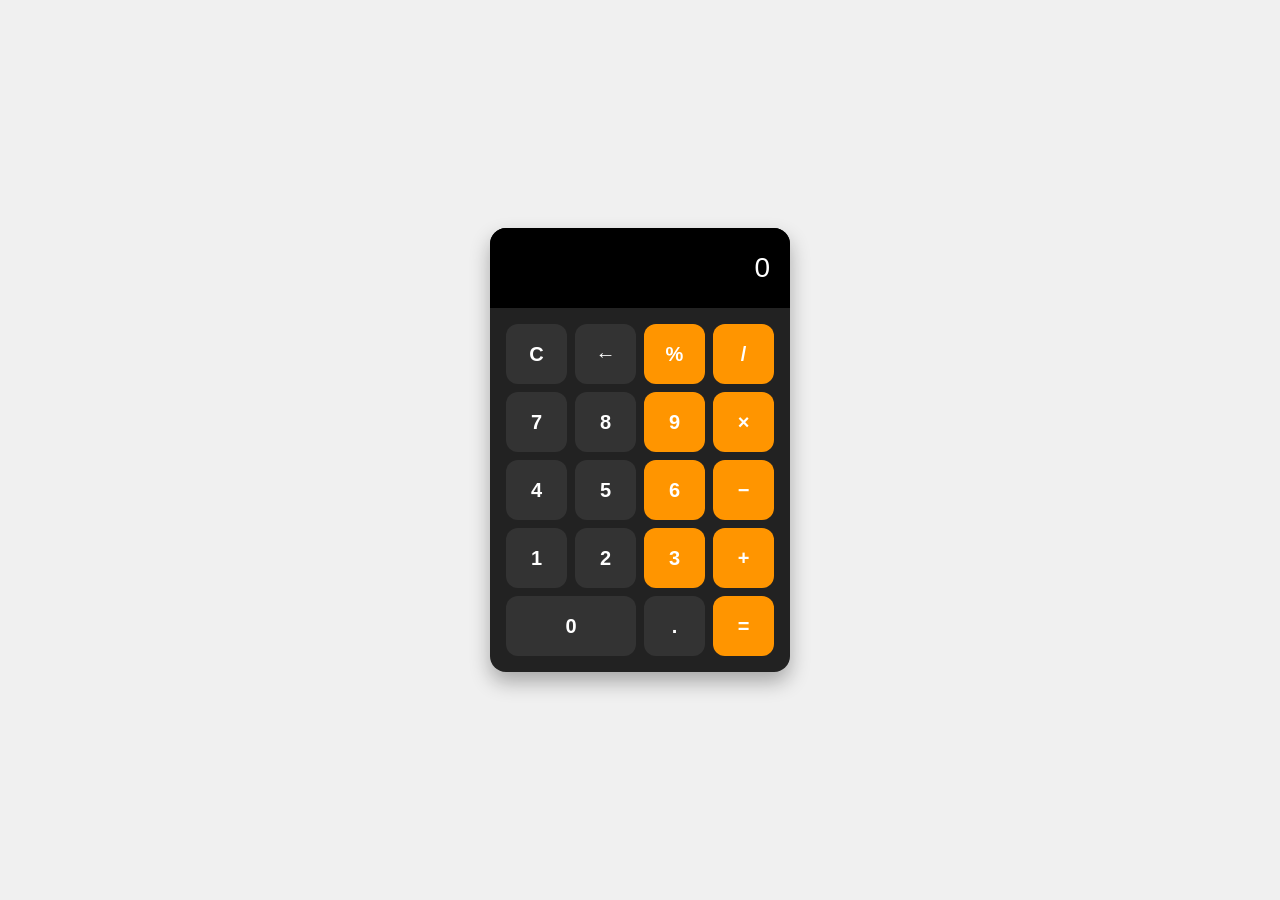
<file: Calculator/index.html>
<!DOCTYPE html>
<html lang="en">
<head>
  <meta charset="UTF-8" />
  <meta name="viewport" content="width=device-width, initial-scale=1.0" />
  <title>Simple Calculator</title>
  <link rel="stylesheet" href="style.css" />
</head>
<body>
  <div class="calculator">
    <input type="text" id="display" value="0" readonly />

    <div class="buttons">
      <button onclick="clearDisplay()">C</button>
      <button onclick="backspace()">←</button>
      <button onclick="appendOperation('%')">%</button>
      <button onclick="appendOperation('/')">/</button>

      <button onclick="appendNumber('7')">7</button>
      <button onclick="appendNumber('8')">8</button>
      <button onclick="appendNumber('9')">9</button>
      <button onclick="appendOperation('*')">×</button>

      <button onclick="appendNumber('4')">4</button>
      <button onclick="appendNumber('5')">5</button>
      <button onclick="appendNumber('6')">6</button>
      <button onclick="appendOperation('-')">−</button>

      <button onclick="appendNumber('1')">1</button>
      <button onclick="appendNumber('2')">2</button>
      <button onclick="appendNumber('3')">3</button>
      <button onclick="appendOperation('+')">+</button>

      <button onclick="appendNumber('0')" class="wide">0</button>
      <button onclick="appendNumber('.')">.</button>
      <button onclick="calculate()">=</button>
    </div>
  </div>

  <script src="script.js"></script>
</body>
</html>
</file>
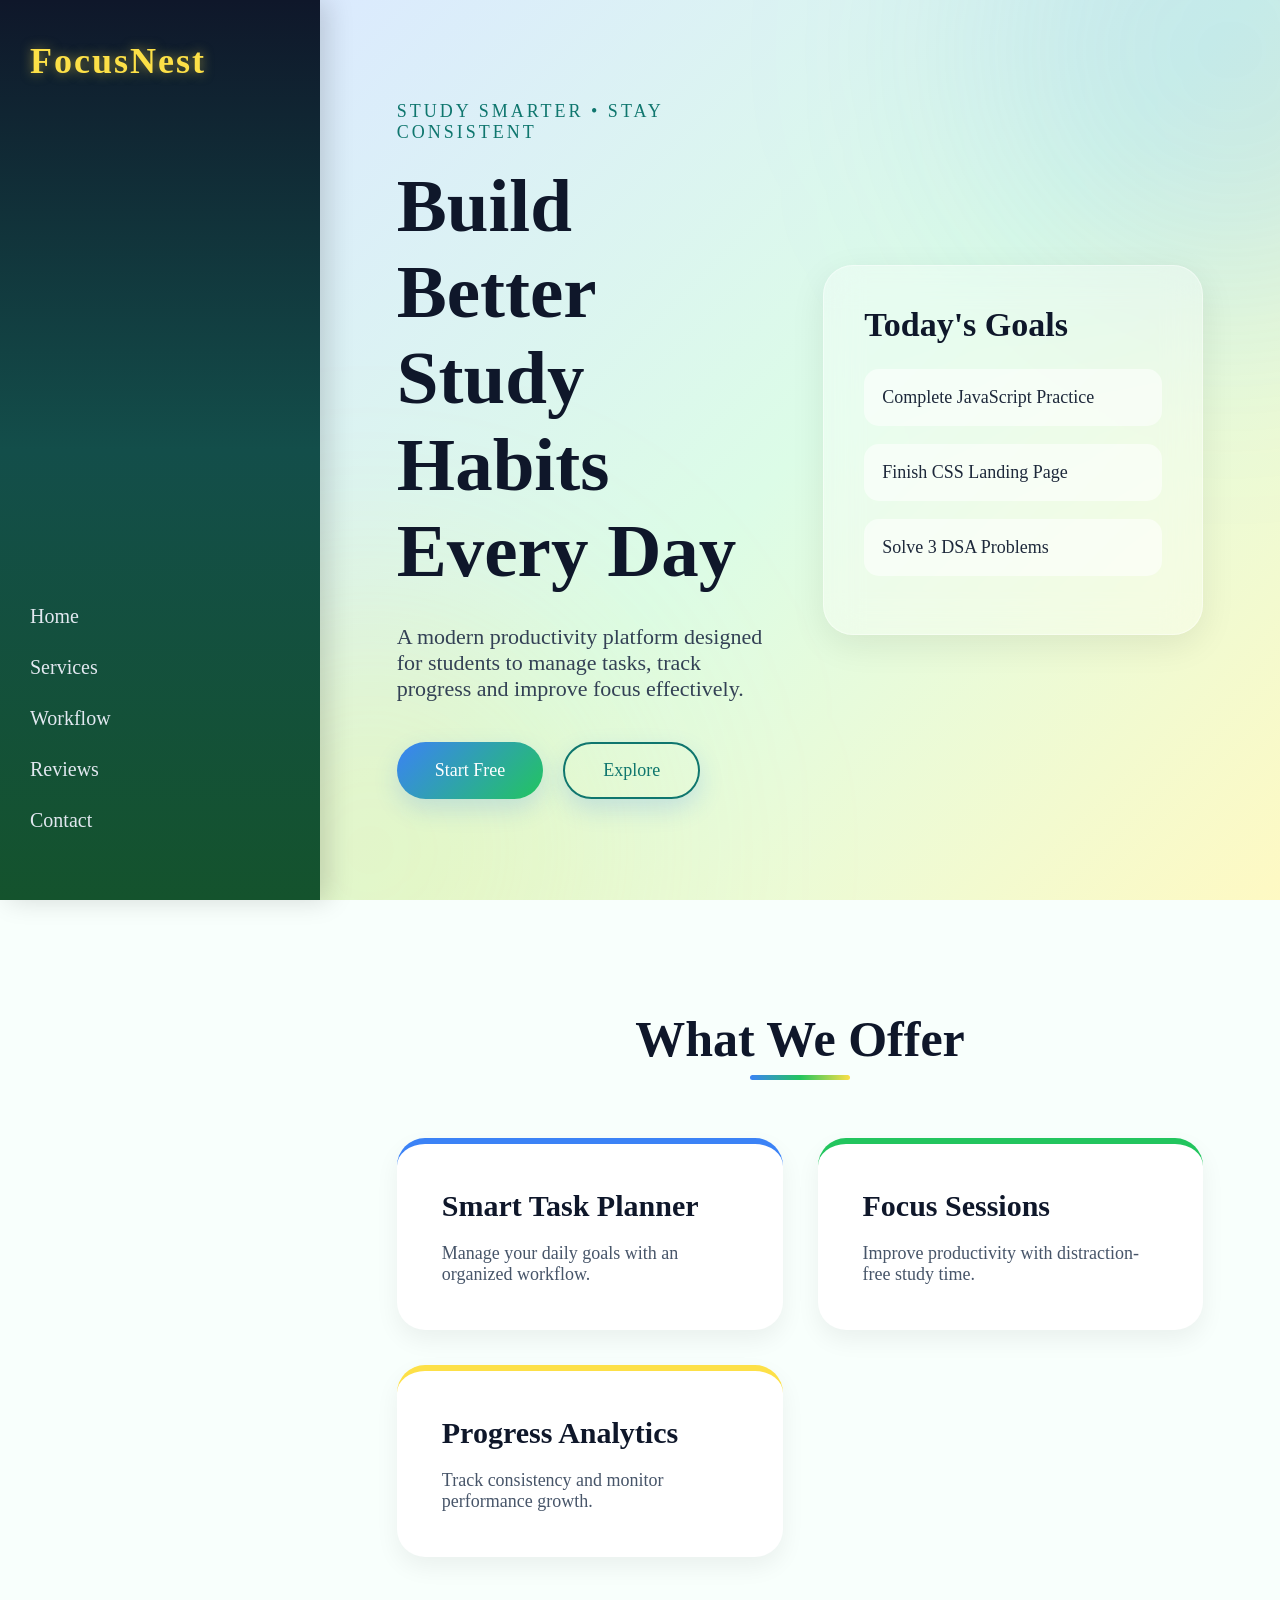
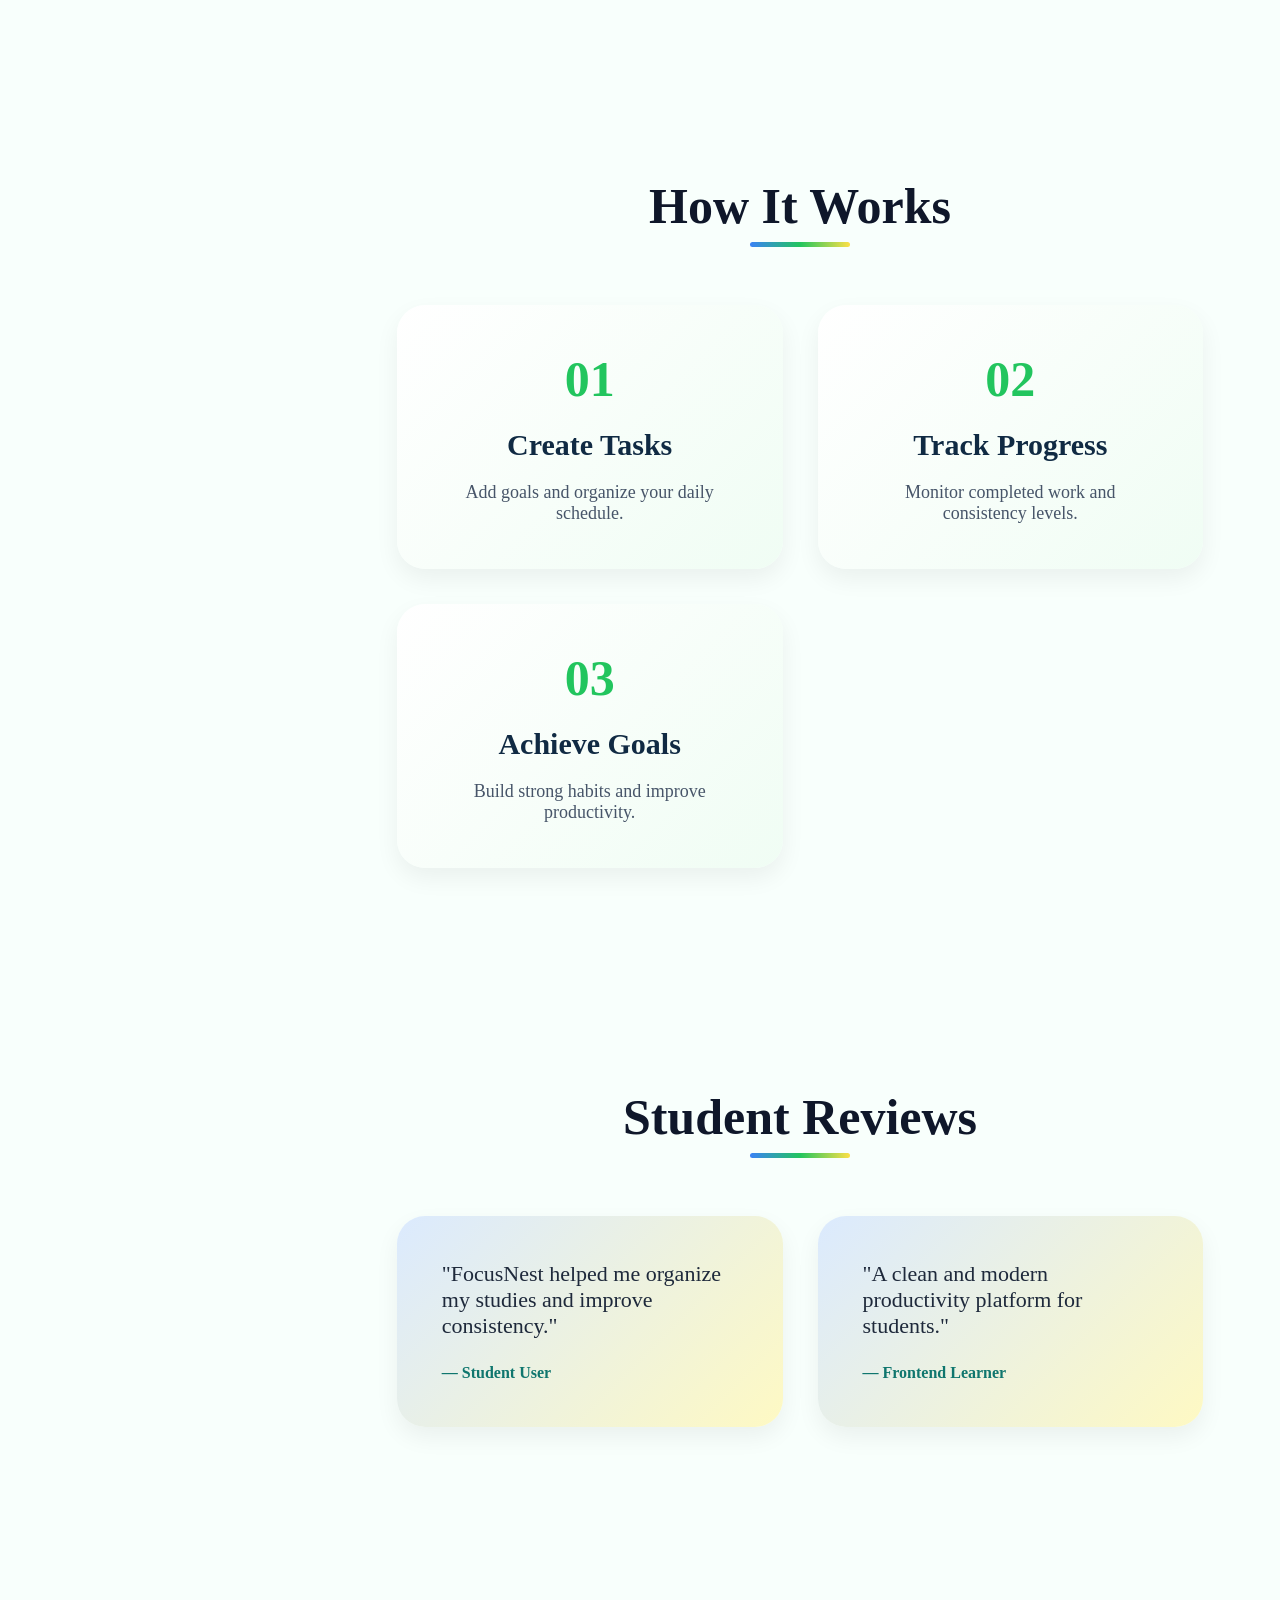
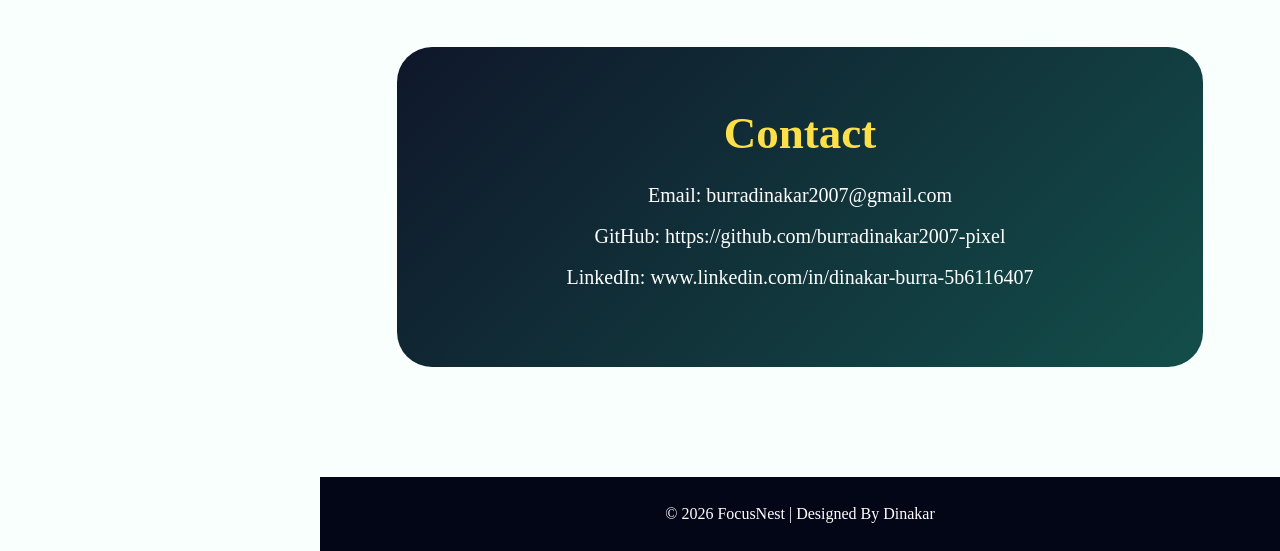
<file: LandingPage/index.html>
<!DOCTYPE html>
<html lang="en">

<head>


    <meta charset="UTF-8">

    <meta name="viewport"
    content="width=device-width, initial-scale=1.0">

   
    <title>FocusNest Landing Page</title>

   
    <link rel="stylesheet" href="style.css">

</head>

<body>

  

    <aside class="sidebar">

        <!-- Logo -->

        <h1 class="logo">
            FocusNest
        </h1>

    
        <nav>

            <ul>

                <li>
                    <a href="#home">
                        Home
                    </a>
                </li>

                <li>
                    <a href="#services">
                        Services
                    </a>
                </li>

                <li>
                    <a href="#workflow">
                        Workflow
                    </a>
                </li>

                <li>
                    <a href="#reviews">
                        Reviews
                    </a>
                </li>

                <li>
                    <a href="#contact">
                        Contact
                    </a>
                </li>

            </ul>

        </nav>

    </aside>

    

    <main>

    

        <section class="hero" id="home">

            <!-- Left Content -->

            <div class="hero-left">

                <p class="tagline">
                    STUDY SMARTER • STAY CONSISTENT
                </p>

                <h2>
                    Build Better
                    Study Habits
                    Every Day
                </h2>

                <p class="hero-description">

                    A modern productivity platform
                    designed for students to manage
                    tasks, track progress and improve
                    focus effectively.

                </p>

                <!-- Buttons -->

                <div class="hero-buttons">

                    <button>
                        Start Free
                    </button>

                    <button class="outline-btn">
                        Explore
                    </button>

                </div>

            </div>

           
            <div class="hero-right">

                <div class="glass-card">

                    <h3>
                        Today's Goals
                    </h3>

                    <ul>

                        <li>
                            Complete JavaScript Practice
                        </li>

                        <li>
                            Finish CSS Landing Page
                        </li>

                        <li>
                            Solve 3 DSA Problems
                        </li>

                    </ul>

                </div>

            </div>

        </section>

        
        <section id="services">

            <div class="section-heading">

                <h2>
                    What We Offer
                </h2>

            </div>

           

            <div class="service-container">

                <div class="service-card">

                    <h3>
                        Smart Task Planner
                    </h3>

                    <p>
                        Manage your daily goals
                        with an organized workflow.
                    </p>

                </div>

                <div class="service-card">

                    <h3>
                        Focus Sessions
                    </h3>

                    <p>
                        Improve productivity with
                        distraction-free study time.
                    </p>

                </div>

                <div class="service-card">

                    <h3>
                        Progress Analytics
                    </h3>

                    <p>
                        Track consistency and
                        monitor performance growth.
                    </p>

                </div>

            </div>

        </section>


        <section id="workflow">

            <div class="section-heading">

                <h2>
                    How It Works
                </h2>

            </div>

         

            <div class="timeline">

                <div class="timeline-box">

                    <span>
                        01
                    </span>

                    <h3>
                        Create Tasks
                    </h3>

                    <p>
                        Add goals and organize
                        your daily schedule.
                    </p>

                </div>

                <div class="timeline-box">

                    <span>
                        02
                    </span>

                    <h3>
                        Track Progress
                    </h3>

                    <p>
                        Monitor completed work
                        and consistency levels.
                    </p>

                </div>

                <div class="timeline-box">

                    <span>
                        03
                    </span>

                    <h3>
                        Achieve Goals
                    </h3>

                    <p>
                        Build strong habits and
                        improve productivity.
                    </p>

                </div>

            </div>

        </section>


        <section id="reviews">

            <div class="section-heading">

                <h2>
                    Student Reviews
                </h2>

            </div>

            <div class="review-container">

                <div class="review-card">

                    <p>

                        "FocusNest helped me
                        organize my studies and
                        improve consistency."

                    </p>

                    <h4>
                        — Student User
                    </h4>

                </div>

                <div class="review-card">

                    <p>

                        "A clean and modern
                        productivity platform
                        for students."

                    </p>

                    <h4>
                        — Frontend Learner
                    </h4>

                </div>

            </div>

        </section>

       
        <section id="contact">

            <div class="contact-box">

                <h2>
                    Contact
                </h2>

                <p>
                    Email:
                    burradinakar2007@gmail.com
                </p>

                <p>
                    GitHub:
                    https://github.com/burradinakar2007-pixel
                    
                </p>

                <p>
                    LinkedIn:
                    www.linkedin.com/in/dinakar-burra-5b6116407
                </p>

            </div>

        </section>


        <footer>

            <p>
                © 2026 FocusNest |
                Designed By Dinakar
            </p>

        </footer>

    </main>

</body>

</html>
</file>
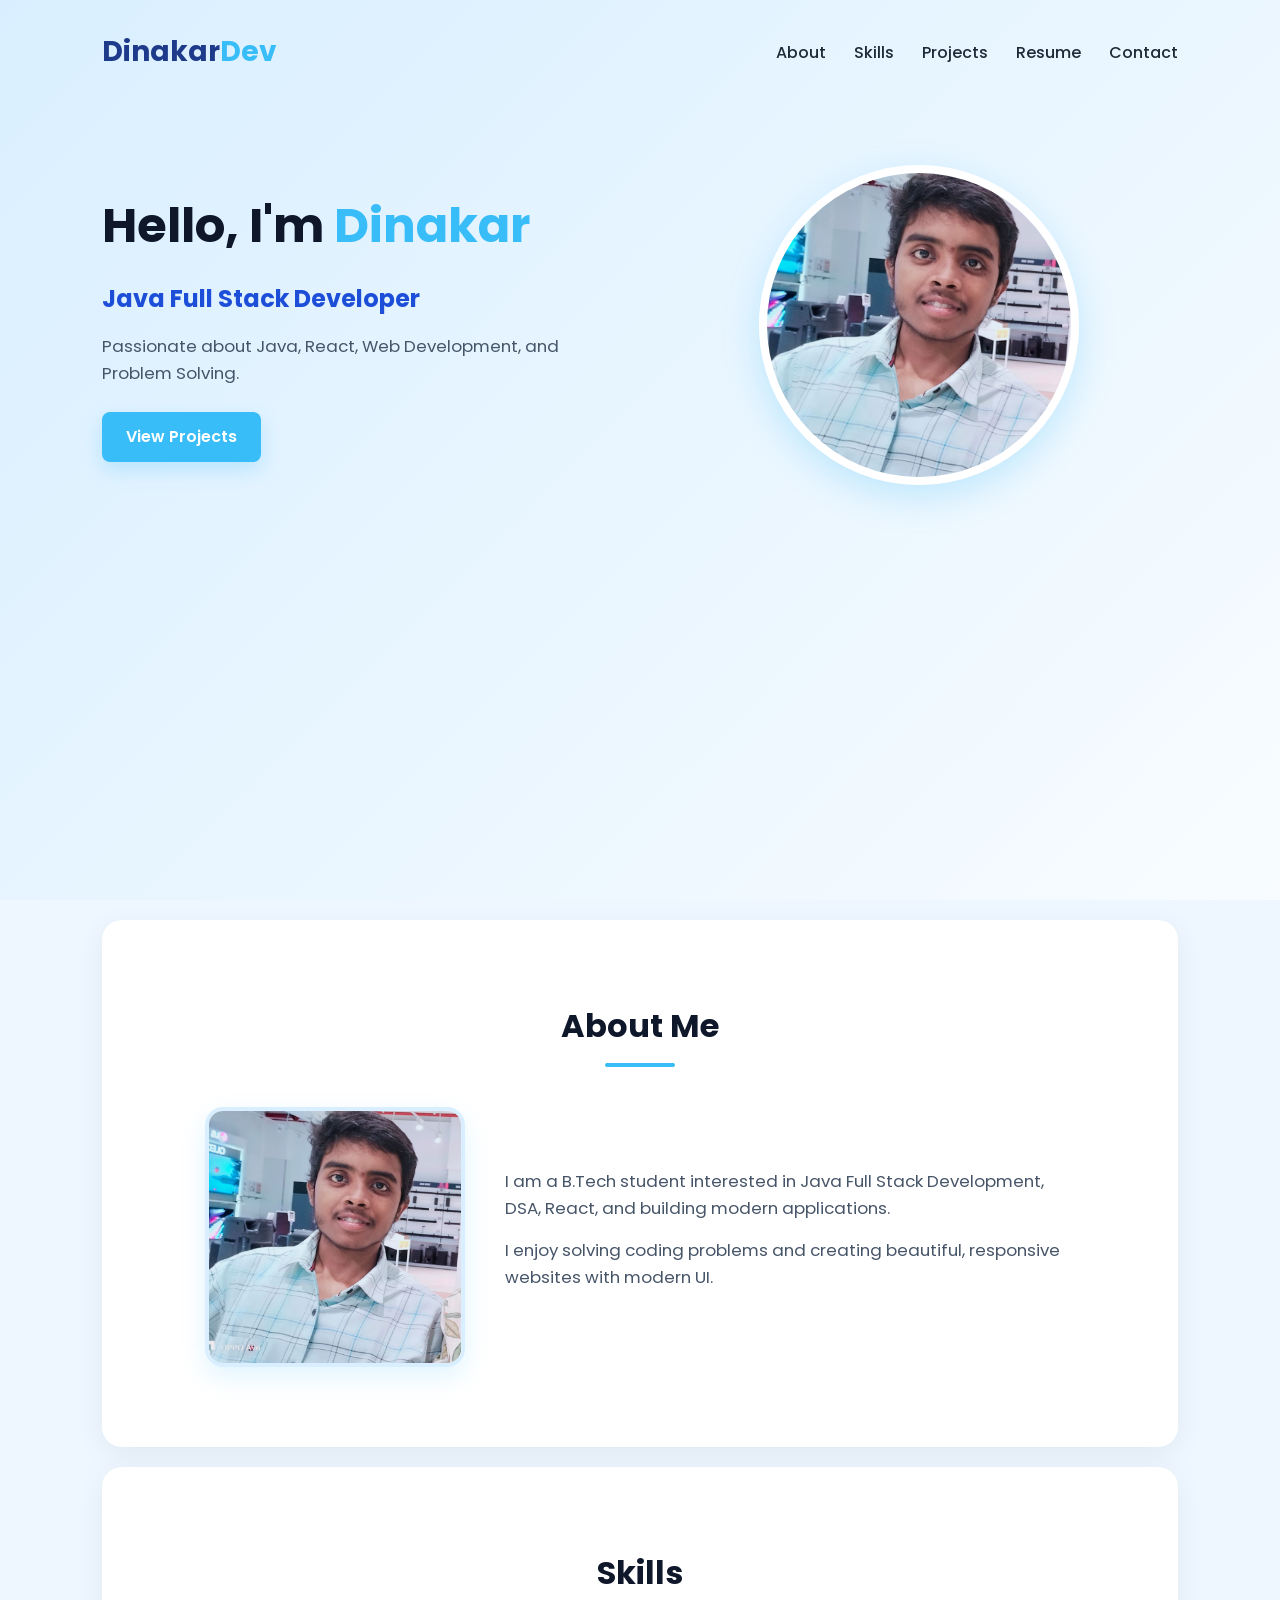
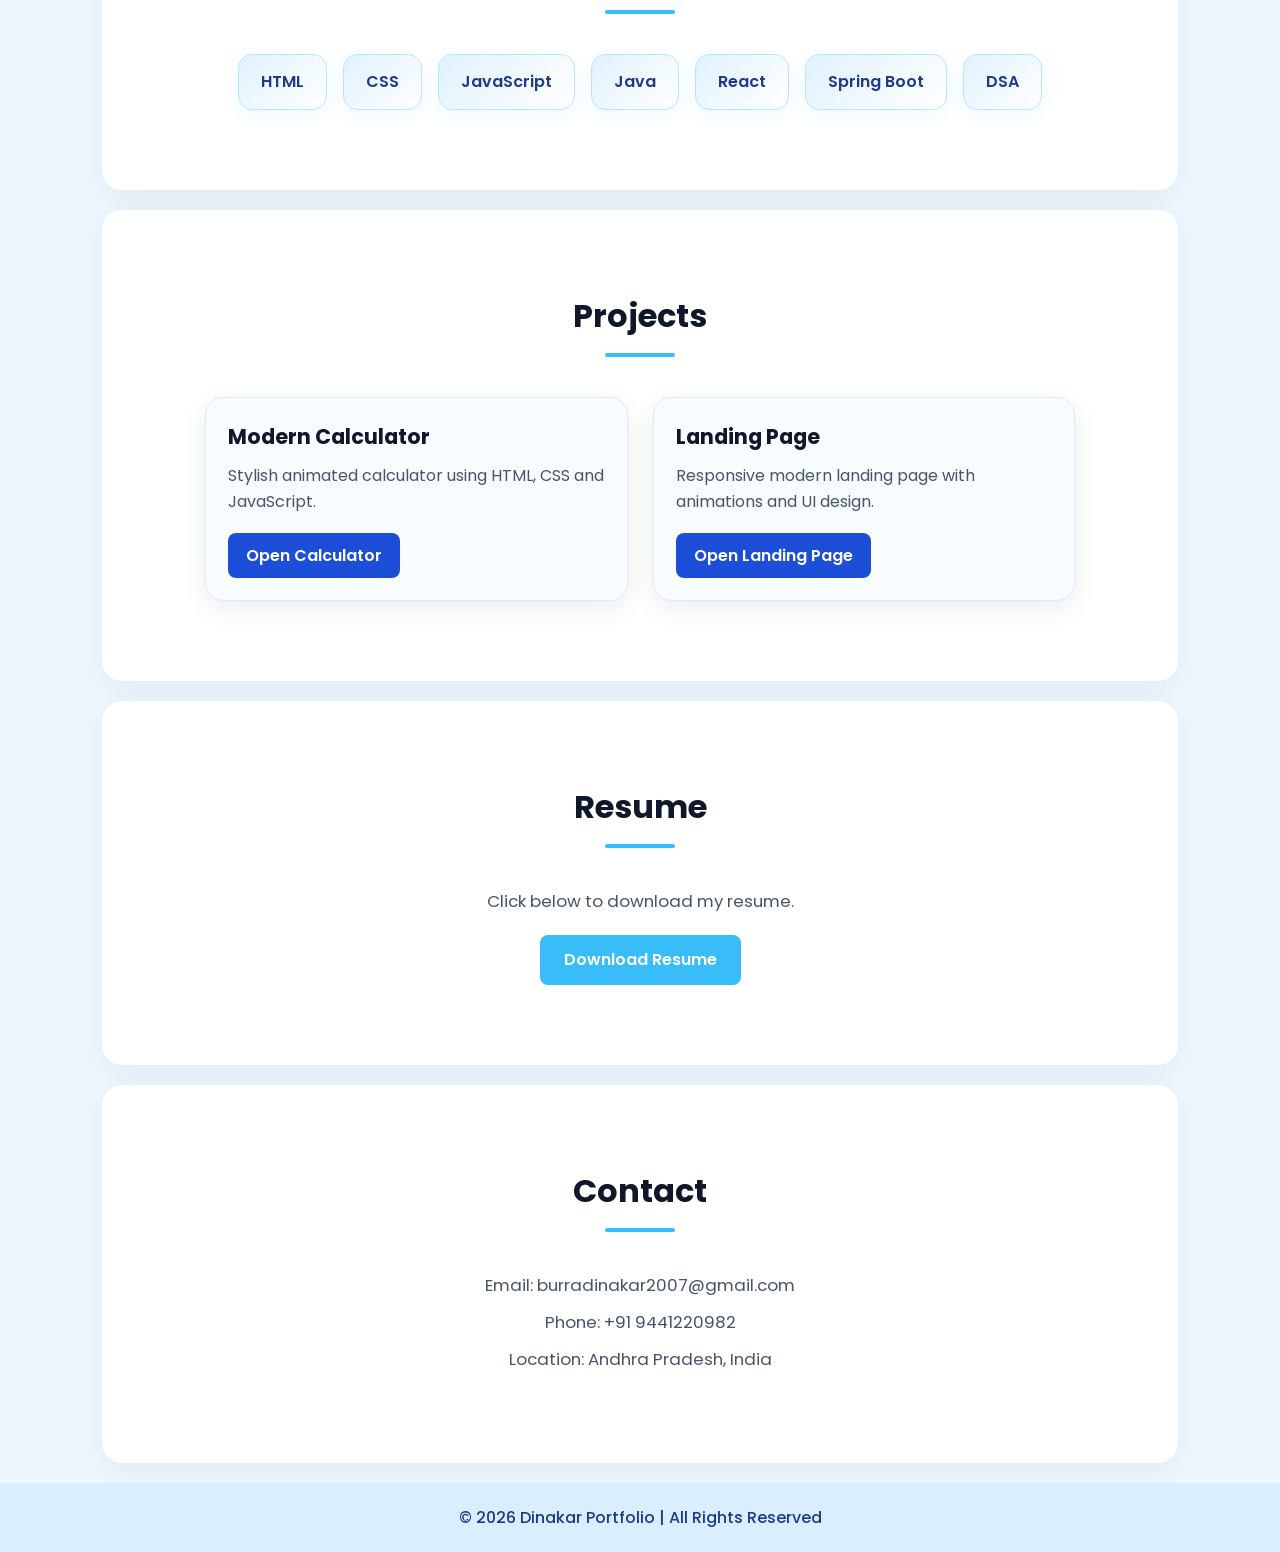
<file: Portfolio/index.html>
<!DOCTYPE html>
<html lang="en">
<head>
    <meta charset="UTF-8">
    <meta name="viewport" content="width=device-width, initial-scale=1.0">
    <title>Dinakar Portfolio</title>

    <link rel="stylesheet" href="style.css">

    <link href="https://fonts.googleapis.com/css2?family=Poppins:wght@300;400;500;600;700&display=swap" rel="stylesheet">
</head>
<body>

    <!-- HEADER -->
    <header>

        <nav>
            <h2 class="logo">Dinakar<span>Dev</span></h2>

            <ul>
                <li><a href="#about">About</a></li>
                <li><a href="#skills">Skills</a></li>
                <li><a href="#projects">Projects</a></li>
                <li><a href="#resume">Resume</a></li>
                <li><a href="#contact">Contact</a></li>
            </ul>
        </nav>


        <div class="hero">

            <div class="hero-text">
                <h1>Hello, I'm <span>Dinakar</span></h1>

                <h3>Java Full Stack Developer</h3>

                <p>
                    Passionate about Java, React, Web Development,
                    and Problem Solving.
                </p>

                <a href="#projects" class="btn">
                    View Projects
                </a>
            </div>


            <div class="hero-image">
                <!-- ADD YOUR IMAGE -->
                <img src="image.jpg.jpeg" alt="Profile Image">
            </div>

        </div>

    </header>



    <!-- ABOUT -->
    <section id="about">

        <h2 class="section-title">About Me</h2>

        <div class="about-container">

            <img src="image.jpg.jpeg" alt="About Image">

            <div class="about-text">

                <p>
                    I am a B.Tech student interested in Java Full Stack Development,
                    DSA, React, and building modern applications.
                </p>

                <p>
                    I enjoy solving coding problems and creating beautiful,
                    responsive websites with modern UI.
                </p>

            </div>

        </div>

    </section>



    <!-- SKILLS -->
    <section id="skills">

        <h2 class="section-title">Skills</h2>

        <div class="skills-container">

            <div class="skill-card">HTML</div>
            <div class="skill-card">CSS</div>
            <div class="skill-card">JavaScript</div>
            <div class="skill-card">Java</div>
            <div class="skill-card">React</div>
            <div class="skill-card">Spring Boot</div>
            <div class="skill-card">DSA</div>

        </div>

    </section>



    <!-- PROJECTS -->
    <section id="projects">

        <h2 class="section-title">Projects</h2>

        <div class="projects-container">


            <!-- CALCULATOR -->
            <div class="project-card">

                

                <div class="project-content">

                    <h3>Modern Calculator</h3>

                    <p>
                        Stylish animated calculator using HTML, CSS and JavaScript.
                    </p>

                    <!-- YOUR CALCULATOR LINK -->
                    <a href="file:///C:/Users/BURRA%20DINAKAR/OneDrive/Desktop/CALCULATOR/index.html"
                       target="_blank"
                       class="project-btn">

                        Open Calculator

                    </a>

                </div>

            </div>



            <!-- LANDING PAGE -->
            <div class="project-card">


                <div class="project-content">

                    <h3>Landing Page</h3>

                    <p>
                        Responsive modern landing page with animations and UI design.
                    </p>

                    <!-- YOUR LANDING PAGE LINK -->
                    <a href="file:///C:/Users/BURRA%20DINAKAR/OneDrive/Desktop/CODESOFT/Landing%20Page/index.html"
                       target="_blank"
                       class="project-btn">

                        Open Landing Page

                    </a>

                </div>

            </div>

        </div>

    </section>



    <!-- RESUME -->
    <section id="resume">

        <h2 class="section-title">Resume</h2>

        <p class="resume-text">
            Click below to download my resume.
        </p>

        <a href="resume.pdf" download class="resume-btn">
            Download Resume
        </a>

    </section>



    <!-- CONTACT -->
    <section id="contact">

        <h2 class="section-title">Contact</h2>

        <div class="contact-container">

            <p>Email: burradinakar2007@gmail.com</p>

            <p>Phone: +91 9441220982</p>

            <p>Location: Andhra Pradesh, India</p>

        </div>

    </section>



    <!-- FOOTER -->
    <footer>

        <p>
            © 2026 Dinakar Portfolio | All Rights Reserved
        </p>

    </footer>

</body>
</html>
</file>
<file: Calculator/style.css>
* {
  margin: 0;
  padding: 0;
  box-sizing: border-box;
}

body {
  display: flex;
  justify-content: center;
  align-items: center;
  min-height: 100vh;
  background: #f0f0f0;
  font-family: Arial, sans-serif;
}

.calculator {
  width: 300px;
  background: #222;
  border-radius: 16px;
  overflow: hidden;
  box-shadow: 0 10px 20px rgba(0, 0, 0, 0.3);
}

#display {
  width: 100%;
  height: 80px;
  padding: 0 20px;
  text-align: right;
  font-size: 28px;
  border: none;
  outline: none;
  background: #000;
  color: #fff;
  box-sizing: border-box;
}

.buttons {
  display: grid;
  grid-template-columns: repeat(4, 1fr);
  gap: 8px;
  padding: 16px;
}

button {
  height: 60px;
  border: none;
  border-radius: 12px;
  font-size: 20px;
  font-weight: bold;
  cursor: pointer;
  background: #333;
  color: #fff;
  transition: background 0.2s;
}

button:hover {
  background: #555;
}

button:active {
  background: #444;
}

.wide {
  grid-column: span 2;
}

/* Operator color */
button:nth-child(4n + 3),
button:nth-child(4n + 4) {
  background: #ff9500;
}

button:nth-child(4n + 3):hover,
button:nth-child(4n + 4):hover {
  background: #ffb040;
}

button:nth-child(4n + 3):active,
button:nth-child(4n + 4):active {
  background: #d07500;
}
</file>
<file: LandingPage/style.css>
*{
    margin: 0;
    padding: 0;
    box-sizing: border-box;

    font-family: "Bookman Old Style", serif;

    scroll-behavior: smooth;
}

body{
    background: #f8fffc;

    color: #102a43;

    overflow-x: hidden;
}



.sidebar{
    position: fixed;

    top: 0;

    left: 0;

    width: 320px;

    height: 100vh;

    background:
    linear-gradient(
    180deg,
    #0f172a,
    #134e4a,
    #14532d
    );

    padding: 40px 30px;

    display: flex;

    flex-direction: column;

    justify-content: space-between;

    z-index: 1000;

    box-shadow: 8px 0 25px rgba(0,0,0,0.15);
}

.logo{
    font-size: 36px;

    color: #fde047;

    letter-spacing: 2px;

    text-shadow: 0 0 12px rgba(253,224,71,0.5);
}


.sidebar nav ul{
    list-style: none;
}

.sidebar nav ul li{
    margin: 28px 0;
}

.sidebar nav ul li a{
    text-decoration: none;

    color: #e2e8f0;

    font-size: 20px;

    transition: 0.3s;

    position: relative;
}



.sidebar nav ul li a::after{
    content: "";

    position: absolute;

    left: 0;

    bottom: -6px;

    width: 0%;

    height: 3px;

    border-radius: 20px;

    background: #fde047;

    transition: 0.3s;
}

.sidebar nav ul li a:hover::after{
    width: 100%;
}

.sidebar nav ul li a:hover{
    color: #fde047;
}



main{
    margin-left: 320px;
}


.hero{
    min-height: 100vh;

    padding: 100px 8%;

    display: flex;

    justify-content: space-between;

    align-items: center;

    gap: 60px;

    flex-wrap: wrap;

    background:
    linear-gradient(
    135deg,
    #dbeafe,
    #dcfce7,
    #fef9c3
    );

    position: relative;

    overflow: hidden;
}


.hero::before{
    content: "";

    position: absolute;

    width: 500px;

    height: 500px;

    background: rgba(59,130,246,0.15);

    border-radius: 50%;

    top: -200px;

    right: -200px;

    filter: blur(120px);
}

.hero::after{
    content: "";

    position: absolute;

    width: 500px;

    height: 500px;

    background: rgba(253,224,71,0.2);

    border-radius: 50%;

    bottom: -200px;

    left: -200px;

    filter: blur(120px);
}



.hero-left{
    flex: 1;

    position: relative;

    z-index: 10;
}

.tagline{
    color: #0f766e;

    font-size: 18px;

    margin-bottom: 20px;

    letter-spacing: 3px;
}

.hero-left h2{
    font-size: 75px;

    line-height: 1.15;

    margin-bottom: 30px;

    color: #0f172a;
}

.hero-description{
    font-size: 22px;

    color: #334155;

    max-width: 650px;

    margin-bottom: 40px;
}



.hero-buttons{
    display: flex;

    gap: 20px;

    flex-wrap: wrap;
}

.hero-buttons button{
    padding: 16px 38px;

    border: none;

    border-radius: 50px;

    background:
    linear-gradient(
    135deg,
    #3b82f6,
    #22c55e
    );

    color: white;

    font-size: 18px;

    cursor: pointer;

    transition: 0.4s;

    box-shadow: 0 10px 25px rgba(59,130,246,0.2);
}

.hero-buttons button:hover{
    transform: translateY(-6px);

    box-shadow: 0 15px 35px rgba(34,197,94,0.3);
}

/* Outline Button */

.outline-btn{
    background: transparent !important;

    border: 2px solid #0f766e !important;

    color: #0f766e !important;
}

.outline-btn:hover{
    background: #0f766e !important;

    color: white !important;
}

/* ================= HERO RIGHT ================= */

.hero-right{
    flex: 1;

    display: flex;

    justify-content: center;

    position: relative;

    z-index: 10;
}

/* ================= GLASS CARD ================= */

.glass-card{
    width: 380px;

    background: rgba(255,255,255,0.35);

    backdrop-filter: blur(18px);

    padding: 40px;

    border-radius: 30px;

    border: 1px solid rgba(255,255,255,0.4);

    box-shadow: 0 10px 35px rgba(0,0,0,0.08);
}

.glass-card h3{
    font-size: 34px;

    color: #0f172a;

    margin-bottom: 25px;
}

.glass-card ul{
    list-style: none;
}

.glass-card ul li{
    background: rgba(255,255,255,0.55);

    padding: 18px;

    margin: 18px 0;

    border-radius: 15px;

    color: #1e293b;

    font-size: 18px;
}

/* ================= COMMON SECTION ================= */

section{
    padding: 110px 8%;
}

/* ================= SECTION HEADINGS ================= */

.section-heading{
    text-align: center;

    margin-bottom: 70px;
}

.section-heading h2{
    font-size: 50px;

    color: #0f172a;

    position: relative;

    display: inline-block;
}

.section-heading h2::after{
    content: "";

    position: absolute;

    left: 50%;

    transform: translateX(-50%);

    bottom: -12px;

    width: 100px;

    height: 5px;

    border-radius: 20px;

    background:
    linear-gradient(
    90deg,
    #3b82f6,
    #22c55e,
    #fde047
    );
}

/* ================= SERVICE CARDS ================= */

.service-container{
    display: grid;

    grid-template-columns: repeat(auto-fit,minmax(280px,1fr));

    gap: 35px;
}

.service-card{
    background: white;

    padding: 45px;

    border-radius: 28px;

    transition: 0.4s;

    box-shadow: 0 10px 25px rgba(0,0,0,0.06);

    border-top: 6px solid #3b82f6;
}

.service-card:nth-child(2){
    border-top: 6px solid #22c55e;
}

.service-card:nth-child(3){
    border-top: 6px solid #fde047;
}

.service-card:hover{
    transform: translateY(-10px);
}

.service-card h3{
    font-size: 30px;

    margin-bottom: 20px;

    color: #0f172a;
}

.service-card p{
    color: #475569;

    font-size: 18px;
}

/* ================= TIMELINE ================= */

.timeline{
    display: grid;

    grid-template-columns: repeat(auto-fit,minmax(280px,1fr));

    gap: 35px;
}

.timeline-box{
    background:
    linear-gradient(
    135deg,
    #ffffff,
    #f0fdf4
    );

    padding: 45px;

    border-radius: 28px;

    text-align: center;

    box-shadow: 0 10px 25px rgba(0,0,0,0.06);
}

.timeline-box span{
    font-size: 50px;

    font-weight: bold;

    color: #22c55e;
}

.timeline-box h3{
    margin: 20px 0;

    font-size: 30px;
}

.timeline-box p{
    color: #475569;

    font-size: 18px;
}

/* ================= REVIEW SECTION ================= */

.review-container{
    display: grid;

    grid-template-columns: repeat(auto-fit,minmax(320px,1fr));

    gap: 35px;
}

.review-card{
    background:
    linear-gradient(
    135deg,
    #dbeafe,
    #fef9c3
    );

    padding: 45px;

    border-radius: 28px;

    box-shadow: 0 10px 25px rgba(0,0,0,0.06);
}

.review-card p{
    font-size: 22px;

    color: #1e293b;

    margin-bottom: 25px;
}

.review-card h4{
    color: #0f766e;
}

/* ================= CONTACT ================= */

.contact-box{
    background:
    linear-gradient(
    135deg,
    #0f172a,
    #134e4a
    );

    padding: 60px;

    border-radius: 35px;

    text-align: center;

    color: white;
}

.contact-box h2{
    font-size: 45px;

    margin-bottom: 25px;

    color: #fde047;
}

.contact-box p{
    margin: 18px 0;

    font-size: 20px;
}

/* ================= FOOTER ================= */

footer{
    background: #020617;

    color: white;

    text-align: center;

    padding: 28px;

    font-size: 16px;
}

/* ================= RESPONSIVE DESIGN ================= */

@media(max-width: 1100px){

    .sidebar{
        position: relative;

        width: 100%;

        height: auto;

        flex-direction: row;

        align-items: center;
    }

    .sidebar nav ul{
        display: flex;

        gap: 25px;
    }

    main{
        margin-left: 0;
    }
}

@media(max-width: 768px){

    .hero{
        flex-direction: column;

        text-align: center;
    }

    .hero-left h2{
        font-size: 45px;
    }

    .hero-buttons{
        justify-content: center;
    }

    .glass-card{
        width: 100%;
    }

    .sidebar{
        flex-direction: column;

        gap: 20px;
    }

    .sidebar nav ul{
        flex-wrap: wrap;

        justify-content: center;
    }
}
</file>
<file: Portfolio/style.css>
* {
    margin: 0;
    padding: 0;
    box-sizing: border-box;
    scroll-behavior: smooth;
    font-family: 'Poppins', sans-serif;
}

body {
    background: #eef7ff;
    color: #1f2a37;
    line-height: 1.6;
}

a {
    text-decoration: none;
}

img {
    max-width: 100%;
    display: block;
}

/* HEADER */
header {
    min-height: 100vh;
    background: linear-gradient(135deg, #d9efff 0%, #f8fcff 100%);
    padding: 20px 8%;
}

nav {
    display: flex;
    justify-content: space-between;
    align-items: center;
    padding: 10px 0;
}

.logo {
    font-size: 28px;
    font-weight: 700;
    color: #1e3a8a;
}

.logo span {
    color: #38bdf8;
}

nav ul {
    list-style: none;
    display: flex;
    gap: 28px;
}

nav ul li a {
    color: #1f2a37;
    font-weight: 500;
    transition: 0.3s;
}

nav ul li a:hover {
    color: #38bdf8;
}

/* HERO */
.hero {
    display: flex;
    justify-content: space-between;
    align-items: center;
    gap: 40px;
    padding: 80px 0;
    flex-wrap: wrap;
}

.hero-text {
    flex: 1;
    min-width: 300px;
}

.hero-text h1 {
    font-size: 3rem;
    margin-bottom: 15px;
    color: #0f172a;
}

.hero-text h1 span {
    color: #38bdf8;
}

.hero-text h3 {
    font-size: 1.5rem;
    color: #1d4ed8;
    margin-bottom: 15px;
}

.hero-text p {
    max-width: 550px;
    font-size: 1.05rem;
    color: #475569;
    margin-bottom: 25px;
}

.btn {
    display: inline-block;
    background: #38bdf8;
    color: white;
    padding: 12px 24px;
    border-radius: 8px;
    font-weight: 600;
    transition: 0.3s;
    box-shadow: 0 8px 20px rgba(56, 189, 248, 0.25);
}

.btn:hover {
    background: #1d4ed8;
    transform: translateY(-2px);
}

.hero-image {
    flex: 1;
    min-width: 280px;
    display: flex;
    justify-content: center;
}

.hero-image img {
    width: 320px;
    height: 320px;
    object-fit: cover;
    border-radius: 50%;
    border: 8px solid white;
    box-shadow: 0 12px 35px rgba(56, 189, 248, 0.25);
}

/* SECTIONS */
section {
    padding: 80px 8%;
    background: white;
    margin: 20px 8%;
    border-radius: 20px;
    box-shadow: 0 8px 30px rgba(15, 23, 42, 0.06);
}

.section-title {
    font-size: 2rem;
    text-align: center;
    margin-bottom: 40px;
    color: #0f172a;
    position: relative;
}

.section-title::after {
    content: "";
    width: 70px;
    height: 4px;
    background: #38bdf8;
    display: block;
    margin: 12px auto 0;
    border-radius: 2px;
}

/* ABOUT */
.about-container {
    display: flex;
    align-items: center;
    gap: 40px;
    flex-wrap: wrap;
}

.about-container img {
    width: 260px;
    height: 260px;
    object-fit: cover;
    border-radius: 18px;
    border: 4px solid #d9efff;
    box-shadow: 0 10px 25px rgba(56, 189, 248, 0.15);
}

.about-text {
    flex: 1;
    min-width: 280px;
}

.about-text p {
    font-size: 1.05rem;
    color: #475569;
    margin-bottom: 15px;
}

/* SKILLS */
.skills-container {
    display: flex;
    flex-wrap: wrap;
    gap: 16px;
    justify-content: center;
}

.skill-card {
    background: linear-gradient(135deg, #e0f2fe, #ffffff);
    color: #1e3a8a;
    padding: 14px 22px;
    border-radius: 14px;
    border: 1px solid #bae6fd;
    font-weight: 600;
    box-shadow: 0 6px 18px rgba(56, 189, 248, 0.08);
    transition: 0.3s;
}

.skill-card:hover {
    transform: translateY(-4px);
    background: #38bdf8;
    color: white;
}

/* PROJECTS */
.projects-container {
    display: grid;
    grid-template-columns: repeat(auto-fit, minmax(280px, 1fr));
    gap: 25px;
}

.project-card {
    background: #f8fcff;
    border: 1px solid #dbeafe;
    border-radius: 18px;
    overflow: hidden;
    box-shadow: 0 8px 24px rgba(15, 23, 42, 0.08);
    transition: 0.3s;
}

.project-card:hover {
    transform: translateY(-6px);
    box-shadow: 0 14px 30px rgba(56, 189, 248, 0.15);
}

.project-content {
    padding: 22px;
}

.project-content h3 {
    font-size: 1.3rem;
    color: #0f172a;
    margin-bottom: 10px;
}

.project-content p {
    color: #475569;
    margin-bottom: 18px;
}

.project-btn {
    display: inline-block;
    background: #1d4ed8;
    color: white;
    padding: 10px 18px;
    border-radius: 8px;
    font-weight: 600;
    transition: 0.3s;
}

.project-btn:hover {
    background: #38bdf8;
    color: white;
}

/* RESUME */
.resume-text {
    text-align: center;
    color: #475569;
    margin-bottom: 20px;
    font-size: 1.05rem;
}

.resume-btn {
    display: inline-block;
    background: #38bdf8;
    color: white;
    padding: 12px 24px;
    border-radius: 8px;
    font-weight: 600;
    transition: 0.3s;
    text-align: center;
}

.resume-btn:hover {
    background: #1d4ed8;
    transform: translateY(-2px);
}

#resume {
    text-align: center;
}

/* CONTACT */
.contact-container {
    text-align: center;
    color: #475569;
    font-size: 1.05rem;
}

.contact-container p {
    margin-bottom: 10px;
}

/* FOOTER */
footer {
    text-align: center;
    padding: 22px 8%;
    background: #d9efff;
    color: #1e3a8a;
    margin-top: 20px;
    font-weight: 500;
}

/* RESPONSIVE */
@media (max-width: 768px) {
    nav {
        flex-direction: column;
        gap: 15px;
    }

    nav ul {
        flex-wrap: wrap;
        justify-content: center;
        gap: 15px;
    }

    .hero {
        flex-direction: column-reverse;
        text-align: center;
        padding: 50px 0;
    }

    .hero-text h1 {
        font-size: 2.3rem;
    }

    .hero-text h3 {
        font-size: 1.2rem;
    }

    .hero-image img {
        width: 260px;
        height: 260px;
    }

    section {
        margin: 15px 4%;
        padding: 60px 5%;
    }

    .about-container {
        flex-direction: column;
        text-align: center;
    }
}
</file>
